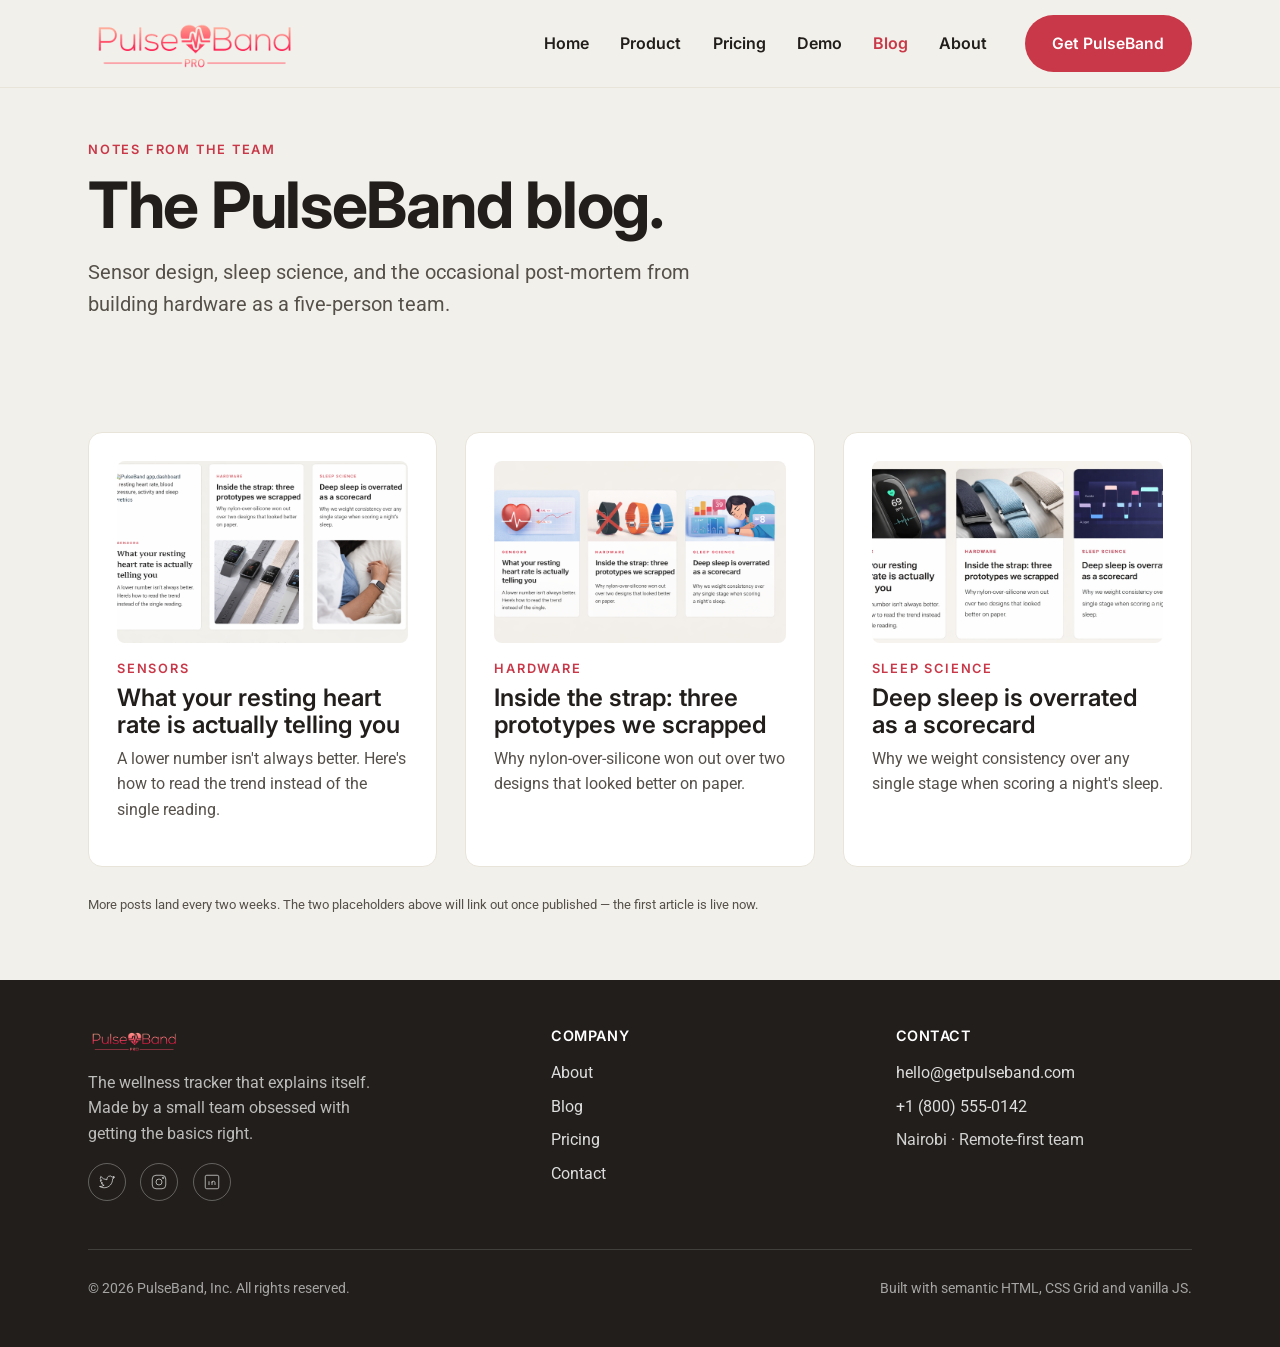
<file: blog/index.html>
<!DOCTYPE html>
<html lang="en">
<head>
  <meta charset="UTF-8">
  <meta name="viewport" content="width=device-width, initial-scale=1.0">
  <title>Blog — PulseBand</title>
  <meta name="description" content="Notes on sensors, sleep and building a wellness tracker in public.">
  <link rel="icon" href="../assets/icons/favicon.svg" type="image/svg+xml">
  <link rel="preconnect" href="https://fonts.googleapis.com">
  <link href="https://fonts.googleapis.com/css2?family=Inter:wght@600;700&family=Roboto:wght@400&display=swap" rel="stylesheet">
  <link rel="stylesheet" href="../css/styles.css">
</head>
<body>
<a class="skip-link" href="#main">Skip to content</a>

<header class="site-header">
  <nav class="nav-bar wrap" aria-label="Primary">
    <a class="brand" href="../index.html"><img src="../assets/images/logoWhite123.png" alt="PulseBand"></a>
    <button class="nav-toggle" aria-expanded="false" aria-controls="nav-menu" aria-label="Toggle navigation menu">
      <span class="nav-toggle-bars"></span>
    </button>
    <div class="nav-menu" id="nav-menu">
      <a class="nav-link" href="../index.html">Home</a>
      <a class="nav-link" href="../product.html">Product</a>
      <a class="nav-link" href="../pricing.html">Pricing</a>
      <a class="nav-link" href="../demo.html">Demo</a>
      <a class="nav-link" href="index.html" aria-current="page">Blog</a>
      <a class="nav-link" href="../about.html">About</a>
      <a class="btn btn-primary nav-cta" href="../signup.html">Get PulseBand</a>
    </div>
  </nav>
</header>

<main id="main">

  <section class="section-tight">
    <div class="wrap">
      <span class="eyebrow">Notes from the team</span>
      <h1>The PulseBand blog.</h1>
      <p class="lede">Sensor design, sleep science, and the occasional post-mortem from building hardware as a five-person team.</p>
    </div>
  </section>

  <section class="section-tight">
    <div class="wrap">
      <div class="grid grid-3">

        <a class="card blog-card" href="article-1.html">
          <img src="../assets/images/img1.png" alt="PulseBand app dashboard showing heart rate, blood pressure, activity and sleep metrics" loading="lazy">
          <span class="eyebrow">Sensors</span>
          <h3>What your resting heart rate is actually telling you</h3>
          <p>A lower number isn't always better. Here's how to read the trend instead of the single reading.</p>
        </a>

        <a class="card blog-card" href="article-1.html" aria-hidden="true" tabindex="-1" style="pointer-events:none;">
          <img src="../assets/images/img2.png" alt="" loading="lazy">
          <span class="eyebrow">Hardware</span>
          <h3>Inside the strap: three prototypes we scrapped</h3>
          <p>Why nylon-over-silicone won out over two designs that looked better on paper.</p>
        </a>

        <a class="card blog-card" href="article-1.html" aria-hidden="true" tabindex="-1" style="pointer-events:none;">
          <img src="../assets/images/img3.png" alt="" loading="lazy">
          <span class="eyebrow">Sleep science</span>
          <h3>Deep sleep is overrated as a scorecard</h3>
          <p>Why we weight consistency over any single stage when scoring a night's sleep.</p>
        </a>

      </div>
      <p class="field-hint" style="margin-top:var(--gap-md);">More posts land every two weeks. The two placeholders above will link out once published — the first article is live now.</p>
    </div>
  </section>

</main>

<footer class="site-footer">
  <div class="wrap">
    <div class="footer-grid">
      <div class="footer-brand">
        <img src="../assets/images/logoWhite123.png" alt="PulseBand">
        <p style="color:rgba(255,255,255,0.7);max-width:32ch;">The wellness tracker that explains itself. Made by a small team obsessed with getting the basics right.</p>
        <div class="social-row">
          <a href="https://twitter.com" aria-label="PulseBand on Twitter"><svg viewBox="0 0 24 24"><path d="M22 5.9c-.7.3-1.5.6-2.3.7a4 4 0 0 0 1.7-2.2 8 8 0 0 1-2.5 1 4 4 0 0 0-6.9 3.6A11.4 11.4 0 0 1 3.7 4.6a4 4 0 0 0 1.2 5.3 4 4 0 0 1-1.8-.5v.1a4 4 0 0 0 3.2 3.9 4 4 0 0 1-1.8.1 4 4 0 0 0 3.7 2.8A8 8 0 0 1 2 17.9a11.3 11.3 0 0 0 6.1 1.8c7.3 0 11.3-6 11.3-11.3v-.5A8 8 0 0 0 22 5.9z"/></svg></a>
          <a href="https://instagram.com" aria-label="PulseBand on Instagram"><svg viewBox="0 0 24 24"><rect x="3" y="3" width="18" height="18" rx="5"/><circle cx="12" cy="12" r="4"/><circle cx="17.5" cy="6.5" r="1"/></svg></a>
          <a href="https://linkedin.com" aria-label="PulseBand on LinkedIn"><svg viewBox="0 0 24 24"><rect x="3" y="3" width="18" height="18" rx="2"/><line x1="8" y1="11" x2="8" y2="16"/><line x1="8" y1="8" x2="8" y2="8"/><line x1="12" y1="11" x2="12" y2="16"/><path d="M12 13c0-1.5 1-2 2-2s2 .8 2 2v3"/></svg></a>
        </div>
      </div>
      <div class="footer-col">
        <h4>Company</h4>
        <ul class="footer-links">
          <li><a href="../about.html">About</a></li>
          <li><a href="index.html">Blog</a></li>
          <li><a href="../pricing.html">Pricing</a></li>
          <li><a href="../signup.html">Contact</a></li>
        </ul>
      </div>
      <div class="footer-col">
        <h4>Contact</h4>
        <ul class="footer-links">
          <li><a href="mailto:hello@getpulseband.com">hello@getpulseband.com</a></li>
          <li><a href="tel:+18005550142">+1 (800) 555-0142</a></li>
          <li>Nairobi · Remote-first team</li>
        </ul>
      </div>
    </div>
    <div class="footer-bottom">
      <span>© 2026 PulseBand, Inc. All rights reserved.</span>
      <span>Built with semantic HTML, CSS Grid and vanilla JS.</span>
    </div>
  </div>
</footer>

<script src="../js/nav.js"></script>
</body>
</html>
</file>
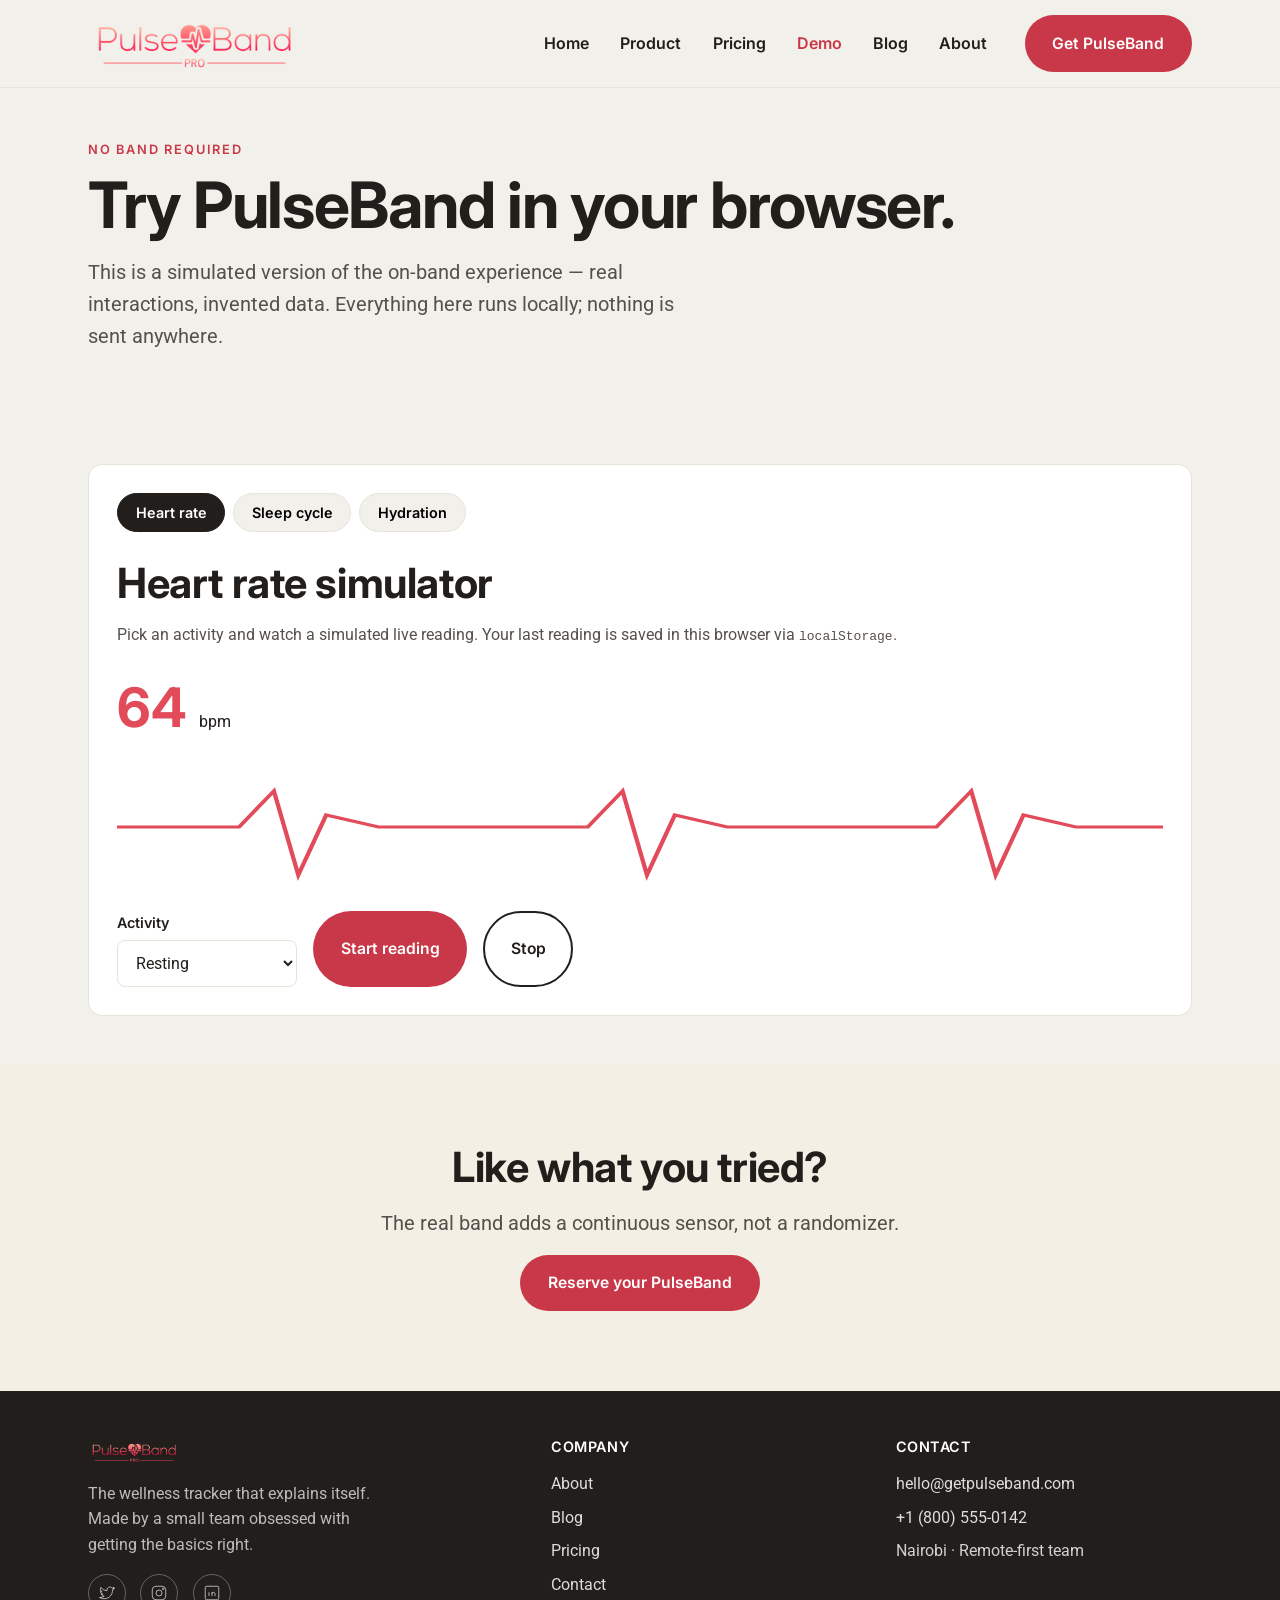
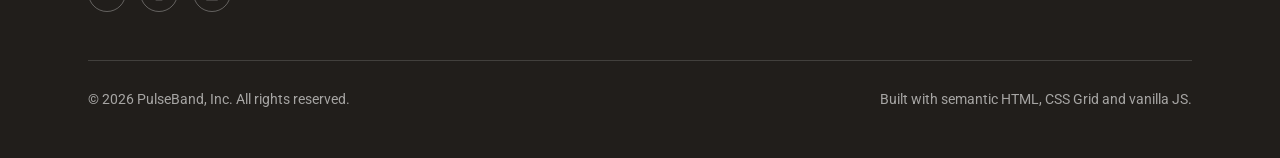
<file: demo.html>
<!DOCTYPE html>
<html lang="en">
<head>
    <meta charset="UTF-8">
    <meta name="viewport" content="width=device-width, initial-scale=1.0">
    <title>Demo — PulseBand</title>
    <meta name="description" content="Try a simulated PulseBand: heart rate readout, sleep chart and hydration nudge, running entirely in your browser.">
    <link rel="icon" href="assets/icons/favicon.svg" type="image/svg+xml">
    <link rel="preconnect" href="https://fonts.googleapis.com">
    <link href="https://fonts.googleapis.com/css2?family=Inter:wght@600;700&family=Roboto:wght@400&display=swap" rel="stylesheet">
    <link rel="stylesheet" href="css/styles.css">
</head>
<body>
<a class="skip-link" href="#main">Skip to content</a>

<header class="site-header">
    <nav class="nav-bar wrap" aria-label="Primary">
        <a class="brand" href="index.html"><img src="assets/images/logoWhite123.png" alt="PulseBand"></a>
        <button class="nav-toggle" aria-expanded="false" aria-controls="nav-menu" aria-label="Toggle navigation menu">
            <span class="nav-toggle-bars"></span>
        </button>
        <div class="nav-menu" id="nav-menu">
            <a class="nav-link" href="index.html">Home</a>
            <a class="nav-link" href="product.html">Product</a>
            <a class="nav-link" href="pricing.html">Pricing</a>
            <a class="nav-link" href="demo.html" aria-current="page">Demo</a>
            <a class="nav-link" href="blog/index.html">Blog</a>
            <a class="nav-link" href="about.html">About</a>
            <a class="btn btn-primary nav-cta" href="signup.html">Get PulseBand</a>
        </div>
    </nav>
</header>

<main id="main">

    <section class="section-tight">
        <div class="wrap">
            <span class="eyebrow">No band required</span>
            <h1>Try PulseBand in your browser.</h1>
            <p class="lede">This is a simulated version of the on-band experience — real interactions, invented data. Everything here runs locally; nothing is sent anywhere.</p>
        </div>
    </section>

    <section class="section-tight">
        <div class="wrap">
            <div class="demo-panel">

                <div class="demo-tabs" role="tablist" aria-label="Demo widgets">
                    <button class="demo-tab" id="tab-hr" role="tab" aria-selected="true" aria-controls="view-hr">Heart rate</button>
                    <button class="demo-tab" id="tab-sleep" role="tab" aria-selected="false" aria-controls="view-sleep">Sleep cycle</button>
                    <button class="demo-tab" id="tab-hydration" role="tab" aria-selected="false" aria-controls="view-hydration">Hydration</button>
                </div>

                <div class="demo-view is-active" id="view-hr" role="tabpanel" aria-labelledby="tab-hr">
                    <h2>Heart rate simulator</h2>
                    <p>Pick an activity and watch a simulated live reading. Your last reading is saved in this browser via <code>localStorage</code>.</p>
                    <div class="hr-readout">
                        <span class="bpm" id="bpm-value">64</span>
                        <span>bpm</span>
                    </div>
                    <svg class="hr-svg" viewBox="0 0 600 100" preserveAspectRatio="none" aria-hidden="true" focusable="false">
                        <path id="hr-path" d=""></path>
                    </svg>
                    <div class="hr-controls">
                        <div class="field" style="min-width:180px;">
                            <label for="hr-mode">Activity</label>
                            <select id="hr-mode">
                                <option value="resting">Resting</option>
                                <option value="walking">Walking</option>
                                <option value="running">Running</option>
                            </select>
                        </div>
                        <button class="btn btn-primary" id="hr-start" type="button">Start reading</button>
                        <button class="btn btn-secondary" id="hr-stop" type="button">Stop</button>
                    </div>
                </div>

                <div class="demo-view" id="view-sleep" role="tabpanel" aria-labelledby="tab-sleep">
                    <h2>Sleep cycle chart</h2>
                    <p>Toggle between a single night's hourly stages and a week-long overview. Your last selection is remembered.</p>
                    <div class="field" style="max-width:220px;">
                        <label for="sleep-range">Range</label>
                        <select id="sleep-range">
                            <option value="night">Last night, by hour</option>
                            <option value="week">Last 7 nights</option>
                        </select>
                    </div>
                    <div class="sleep-bars" id="sleep-bars" aria-hidden="true"></div>
                    <div class="sleep-legend">
                        <span><span class="legend-dot" style="background:var(--sky)"></span>Light / REM</span>
                        <span><span class="legend-dot" style="background:var(--ink)"></span>Deep sleep</span>
                    </div>
                </div>

                <div class="demo-view" id="view-hydration" role="tabpanel" aria-labelledby="tab-hydration">
                    <h2>Hydration reminder</h2>
                    <p>PulseBand nudges you when your logged intake falls behind your estimated sweat rate. Trigger a sample nudge below — it also appears automatically a few seconds after this page loads.</p>
                    <button class="btn btn-primary" id="hydration-trigger" type="button">Simulate a hydration nudge</button>
                </div>

            </div>
        </div>
    </section>

    <section class="bg-mocha-tint">
        <div class="wrap" style="text-align:center;">
            <h2>Like what you tried?</h2>
            <p class="lede" style="margin-inline:auto;">The real band adds a continuous sensor, not a randomizer.</p>
            <a class="btn btn-primary" href="signup.html">Reserve your PulseBand</a>
        </div>
    </section>

</main>

<div class="hydration-toast" id="hydration-toast" role="status" aria-live="polite">
    <span aria-hidden="true">💧</span>
    <div>
        <strong>Time for water.</strong>
        <p style="margin:0.2rem 0 0;color:rgba(255,255,255,0.85);">You're 400ml behind your estimate for this time of day.</p>
    </div>
    <button id="hydration-dismiss" aria-label="Dismiss hydration reminder">×</button>
</div>

<footer class="site-footer">
    <div class="wrap">
        <div class="footer-grid">
            <div class="footer-brand">
                <img src="assets/images/logoWhite123.png" alt="PulseBand">
                <p style="color:rgba(255,255,255,0.7);max-width:32ch;">The wellness tracker that explains itself. Made by a small team obsessed with getting the basics right.</p>
                <div class="social-row">
                    <a href="https://twitter.com" aria-label="PulseBand on Twitter"><svg viewBox="0 0 24 24"><path d="M22 5.9c-.7.3-1.5.6-2.3.7a4 4 0 0 0 1.7-2.2 8 8 0 0 1-2.5 1 4 4 0 0 0-6.9 3.6A11.4 11.4 0 0 1 3.7 4.6a4 4 0 0 0 1.2 5.3 4 4 0 0 1-1.8-.5v.1a4 4 0 0 0 3.2 3.9 4 4 0 0 1-1.8.1 4 4 0 0 0 3.7 2.8A8 8 0 0 1 2 17.9a11.3 11.3 0 0 0 6.1 1.8c7.3 0 11.3-6 11.3-11.3v-.5A8 8 0 0 0 22 5.9z"/></svg></a>
                    <a href="https://instagram.com" aria-label="PulseBand on Instagram"><svg viewBox="0 0 24 24"><rect x="3" y="3" width="18" height="18" rx="5"/><circle cx="12" cy="12" r="4"/><circle cx="17.5" cy="6.5" r="1"/></svg></a>
                    <a href="https://linkedin.com" aria-label="PulseBand on LinkedIn"><svg viewBox="0 0 24 24"><rect x="3" y="3" width="18" height="18" rx="2"/><line x1="8" y1="11" x2="8" y2="16"/><line x1="8" y1="8" x2="8" y2="8"/><line x1="12" y1="11" x2="12" y2="16"/><path d="M12 13c0-1.5 1-2 2-2s2 .8 2 2v3"/></svg></a>
                </div>
            </div>
            <div class="footer-col">
                <h4>Company</h4>
                <ul class="footer-links">
                    <li><a href="about.html">About</a></li>
                    <li><a href="blog/index.html">Blog</a></li>
                    <li><a href="pricing.html">Pricing</a></li>
                    <li><a href="signup.html">Contact</a></li>
                </ul>
            </div>
            <div class="footer-col">
                <h4>Contact</h4>
                <ul class="footer-links">
                    <li><a href="mailto:hello@getpulseband.com">hello@getpulseband.com</a></li>
                    <li><a href="tel:+18005550142">+1 (800) 555-0142</a></li>
                    <li>Nairobi · Remote-first team</li>
                </ul>
            </div>
        </div>
        <div class="footer-bottom">
            <span>© 2026 PulseBand, Inc. All rights reserved.</span>
            <span>Built with semantic HTML, CSS Grid and vanilla JS.</span>
        </div>
    </div>
</footer>

<script src="js/nav.js"></script>
<script src="js/demo.js"></script>
</body>
</html>
</file>
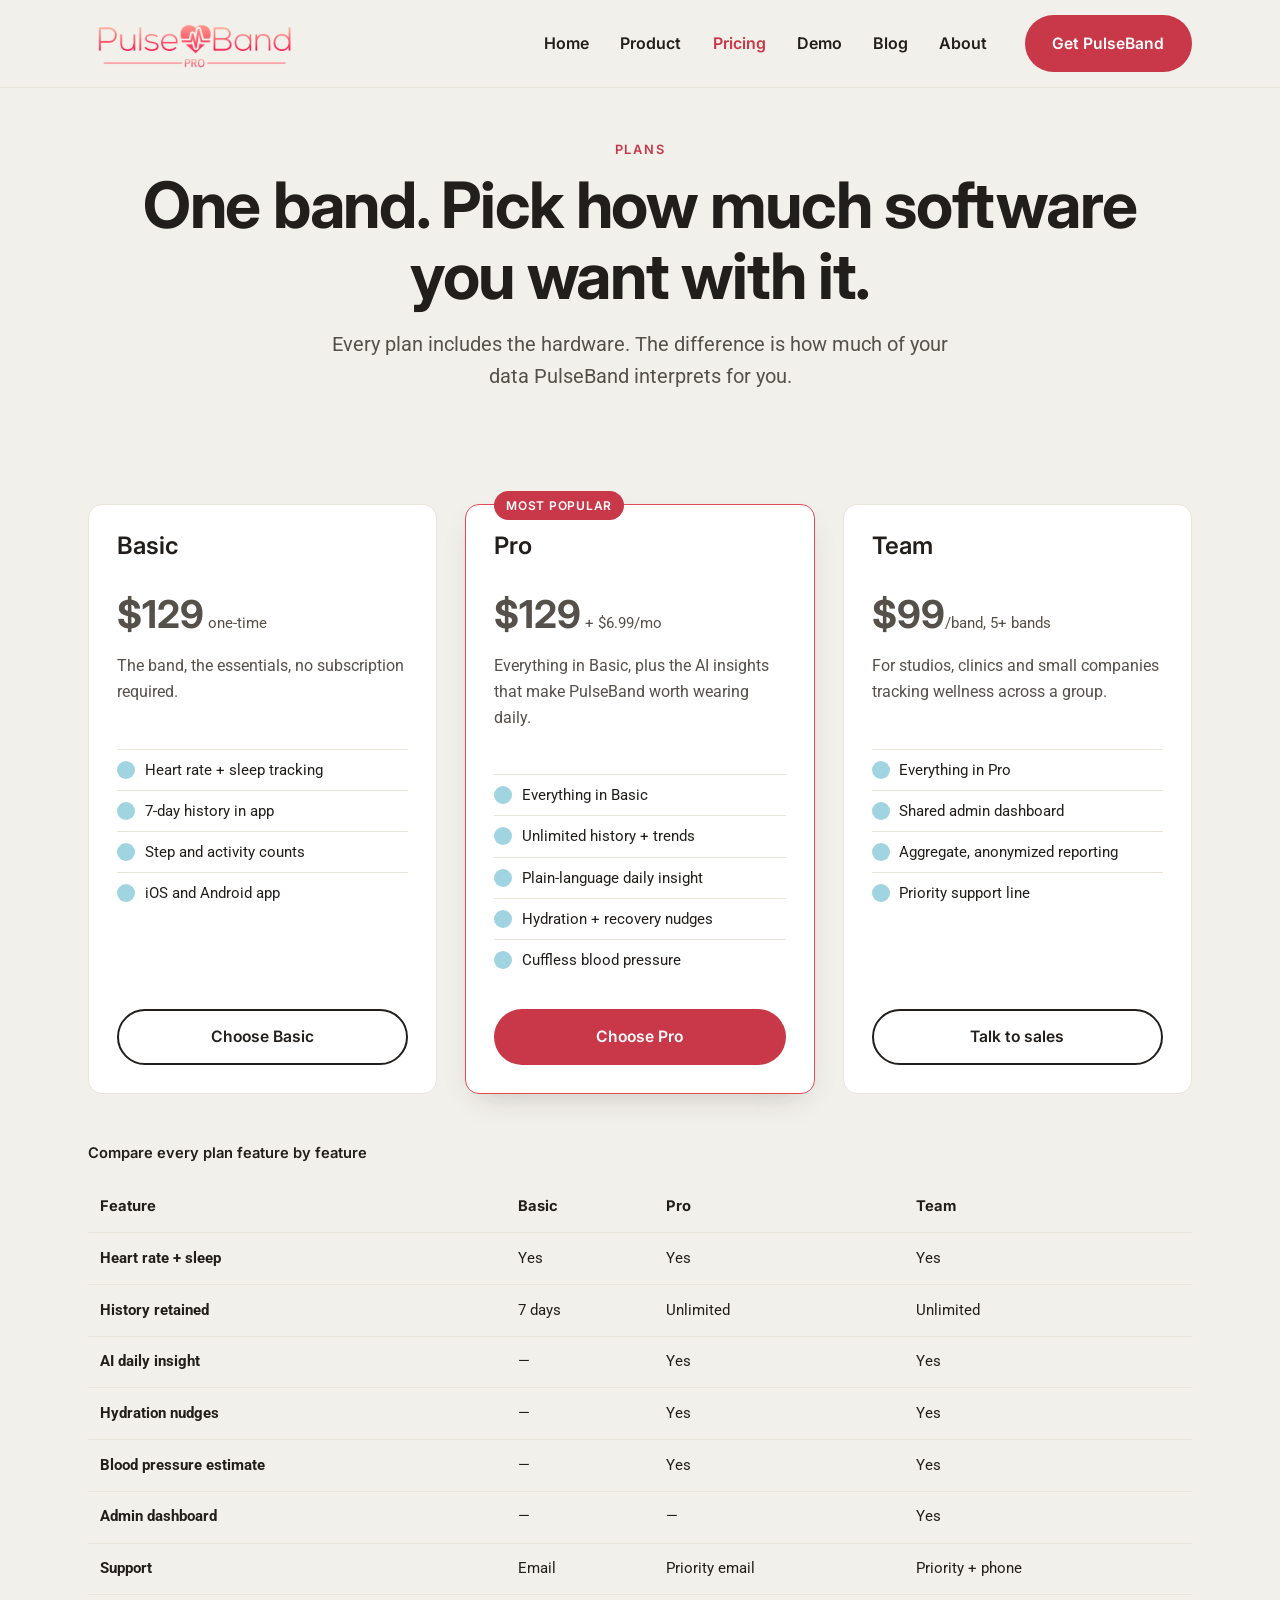
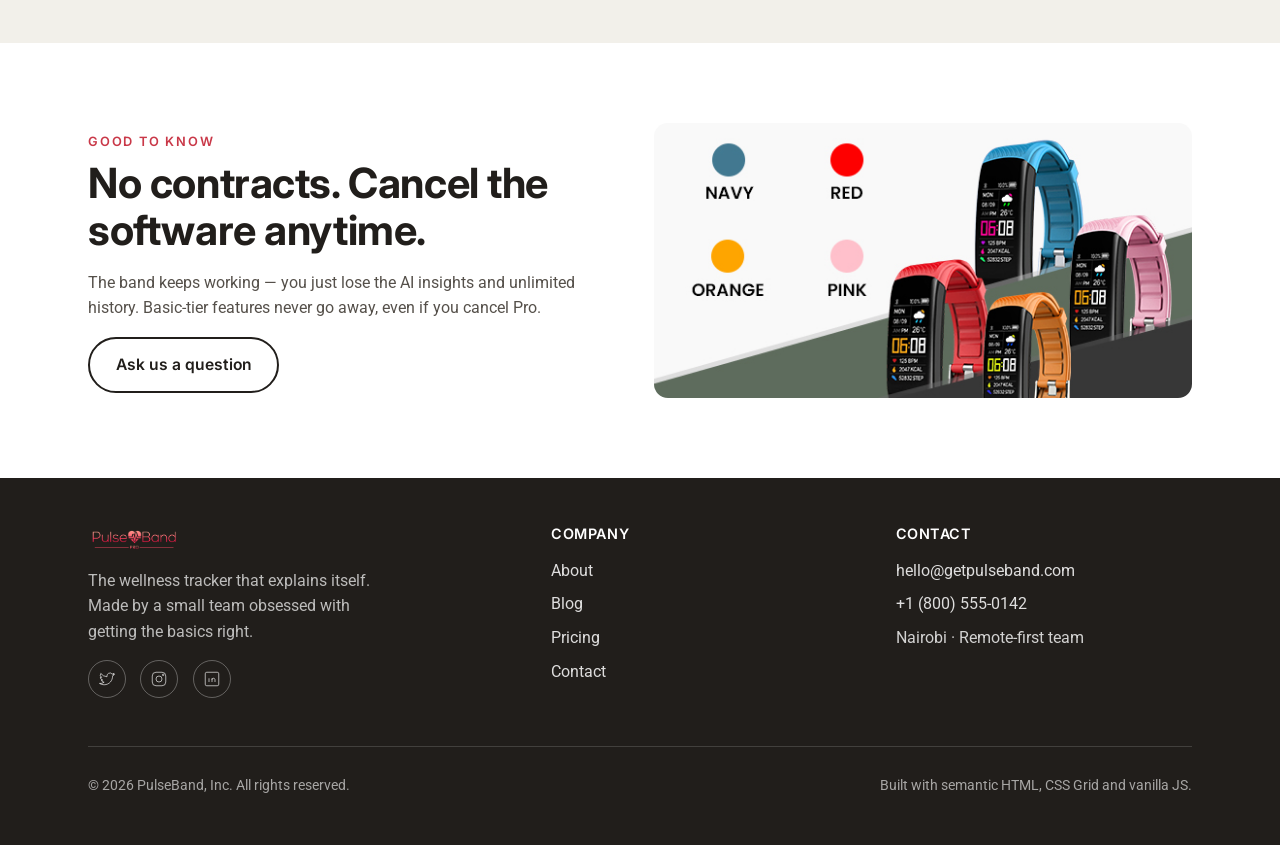
<file: pricing.html>
<!DOCTYPE html>
<html lang="en">
<head>
    <meta charset="UTF-8">
    <meta name="viewport" content="width=device-width, initial-scale=1.0">
    <title>Pricing — PulseBand</title>
    <meta name="description" content="Compare PulseBand Basic, Pro and Team plans.">
    <link rel="icon" href="assets/icons/favicon.svg" type="image/svg+xml">
    <link rel="preconnect" href="https://fonts.googleapis.com">
    <link href="https://fonts.googleapis.com/css2?family=Inter:wght@600;700&family=Roboto:wght@400&display=swap" rel="stylesheet">
    <link rel="stylesheet" href="css/styles.css">
</head>
<body>
<a class="skip-link" href="#main">Skip to content</a>

<header class="site-header">
    <nav class="nav-bar wrap" aria-label="Primary">
        <a class="brand" href="index.html"><img src="assets/images/logoWhite123.png" alt="PulseBand"></a>
        <button class="nav-toggle" aria-expanded="false" aria-controls="nav-menu" aria-label="Toggle navigation menu">
            <span class="nav-toggle-bars"></span>
        </button>
        <div class="nav-menu" id="nav-menu">
            <a class="nav-link" href="index.html">Home</a>
            <a class="nav-link" href="product.html">Product</a>
            <a class="nav-link" href="pricing.html" aria-current="page">Pricing</a>
            <a class="nav-link" href="demo.html">Demo</a>
            <a class="nav-link" href="blog/index.html">Blog</a>
            <a class="nav-link" href="about.html">About</a>
            <a class="btn btn-primary nav-cta" href="signup.html">Get PulseBand</a>
        </div>
    </nav>
</header>

<main id="main">

    <section class="section-tight">
        <div class="wrap" style="text-align:center;">
            <span class="eyebrow">Plans</span>
            <h1>One band. Pick how much software you want with it.</h1>
            <p class="lede" style="margin-inline:auto;">Every plan includes the hardware. The difference is how much of your data PulseBand interprets for you.</p>
        </div>
    </section>

    <section class="section-tight">
        <div class="wrap">
            <div class="grid grid-3 pricing-grid">

                <article class="card plan">
                    <h3>Basic</h3>
                    <p class="plan-price">$129<span> one-time</span></p>
                    <p>The band, the essentials, no subscription required.</p>
                    <ul class="plan-list">
                        <li>Heart rate + sleep tracking</li>
                        <li>7-day history in app</li>
                        <li>Step and activity counts</li>
                        <li>iOS and Android app</li>
                    </ul>
                    <a class="btn btn-secondary btn-block" href="signup.html">Choose Basic</a>
                </article>

                <article class="card plan is-featured">
                    <span class="plan-badge">Most popular</span>
                    <h3>Pro</h3>
                    <p class="plan-price">$129<span> + $6.99/mo</span></p>
                    <p>Everything in Basic, plus the AI insights that make PulseBand worth wearing daily.</p>
                    <ul class="plan-list">
                        <li>Everything in Basic</li>
                        <li>Unlimited history + trends</li>
                        <li>Plain-language daily insight</li>
                        <li>Hydration + recovery nudges</li>
                        <li>Cuffless blood pressure</li>
                    </ul>
                    <a class="btn btn-primary btn-block" href="signup.html">Choose Pro</a>
                </article>

                <article class="card plan">
                    <h3>Team</h3>
                    <p class="plan-price">$99<span>/band, 5+ bands</span></p>
                    <p>For studios, clinics and small companies tracking wellness across a group.</p>
                    <ul class="plan-list">
                        <li>Everything in Pro</li>
                        <li>Shared admin dashboard</li>
                        <li>Aggregate, anonymized reporting</li>
                        <li>Priority support line</li>
                    </ul>
                    <a class="btn btn-secondary btn-block" href="signup.html">Talk to sales</a>
                </article>

            </div>

            <table class="compare-table">
                <caption>Compare every plan feature by feature</caption>
                <thead>
                <tr>
                    <th scope="col">Feature</th>
                    <th scope="col">Basic</th>
                    <th scope="col">Pro</th>
                    <th scope="col">Team</th>
                </tr>
                </thead>
                <tbody>
                <tr><th scope="row">Heart rate + sleep</th><td>Yes</td><td>Yes</td><td>Yes</td></tr>
                <tr><th scope="row">History retained</th><td>7 days</td><td>Unlimited</td><td>Unlimited</td></tr>
                <tr><th scope="row">AI daily insight</th><td>—</td><td>Yes</td><td>Yes</td></tr>
                <tr><th scope="row">Hydration nudges</th><td>—</td><td>Yes</td><td>Yes</td></tr>
                <tr><th scope="row">Blood pressure estimate</th><td>—</td><td>Yes</td><td>Yes</td></tr>
                <tr><th scope="row">Admin dashboard</th><td>—</td><td>—</td><td>Yes</td></tr>
                <tr><th scope="row">Support</th><td>Email</td><td>Priority email</td><td>Priority + phone</td></tr>
                </tbody>
            </table>
        </div>
    </section>

    <section class="bg-white">
        <div class="wrap">
            <div class="grid grid-2" style="align-items:center;">
                <div>
                    <span class="eyebrow">Good to know</span>
                    <h2>No contracts. Cancel the software anytime.</h2>
                    <p>The band keeps working — you just lose the AI insights and unlimited history. Basic-tier features never go away, even if you cancel Pro.</p>
                    <a class="btn btn-secondary" href="signup.html">Ask us a question</a>
                </div>
                <img src="assets/images/sec4-rght-img-mob.png" alt="PulseBand in four colorways: navy, red, orange and pink" loading="lazy" style="border-radius:var(--radius);">
            </div>
        </div>
    </section>

</main>

<footer class="site-footer">
    <div class="wrap">
        <div class="footer-grid">
            <div class="footer-brand">
                <img src="assets/images/logoWhite123.png" alt="PulseBand">
                <p style="color:rgba(255,255,255,0.7);max-width:32ch;">The wellness tracker that explains itself. Made by a small team obsessed with getting the basics right.</p>
                <div class="social-row">
                    <a href="https://twitter.com" aria-label="PulseBand on Twitter"><svg viewBox="0 0 24 24"><path d="M22 5.9c-.7.3-1.5.6-2.3.7a4 4 0 0 0 1.7-2.2 8 8 0 0 1-2.5 1 4 4 0 0 0-6.9 3.6A11.4 11.4 0 0 1 3.7 4.6a4 4 0 0 0 1.2 5.3 4 4 0 0 1-1.8-.5v.1a4 4 0 0 0 3.2 3.9 4 4 0 0 1-1.8.1 4 4 0 0 0 3.7 2.8A8 8 0 0 1 2 17.9a11.3 11.3 0 0 0 6.1 1.8c7.3 0 11.3-6 11.3-11.3v-.5A8 8 0 0 0 22 5.9z"/></svg></a>
                    <a href="https://instagram.com" aria-label="PulseBand on Instagram"><svg viewBox="0 0 24 24"><rect x="3" y="3" width="18" height="18" rx="5"/><circle cx="12" cy="12" r="4"/><circle cx="17.5" cy="6.5" r="1"/></svg></a>
                    <a href="https://linkedin.com" aria-label="PulseBand on LinkedIn"><svg viewBox="0 0 24 24"><rect x="3" y="3" width="18" height="18" rx="2"/><line x1="8" y1="11" x2="8" y2="16"/><line x1="8" y1="8" x2="8" y2="8"/><line x1="12" y1="11" x2="12" y2="16"/><path d="M12 13c0-1.5 1-2 2-2s2 .8 2 2v3"/></svg></a>
                </div>
            </div>
            <div class="footer-col">
                <h4>Company</h4>
                <ul class="footer-links">
                    <li><a href="about.html">About</a></li>
                    <li><a href="blog/index.html">Blog</a></li>
                    <li><a href="pricing.html">Pricing</a></li>
                    <li><a href="signup.html">Contact</a></li>
                </ul>
            </div>
            <div class="footer-col">
                <h4>Contact</h4>
                <ul class="footer-links">
                    <li><a href="mailto:hello@getpulseband.com">hello@getpulseband.com</a></li>
                    <li><a href="tel:+18005550142">+1 (800) 555-0142</a></li>
                    <li>Nairobi · Remote-first team</li>
                </ul>
            </div>
        </div>
        <div class="footer-bottom">
            <span>© 2026 PulseBand, Inc. All rights reserved.</span>
            <span>Built with semantic HTML, CSS Grid and vanilla JS.</span>
        </div>
    </div>
</footer>

<script src="js/nav.js"></script>
</body>
</html>
</file>
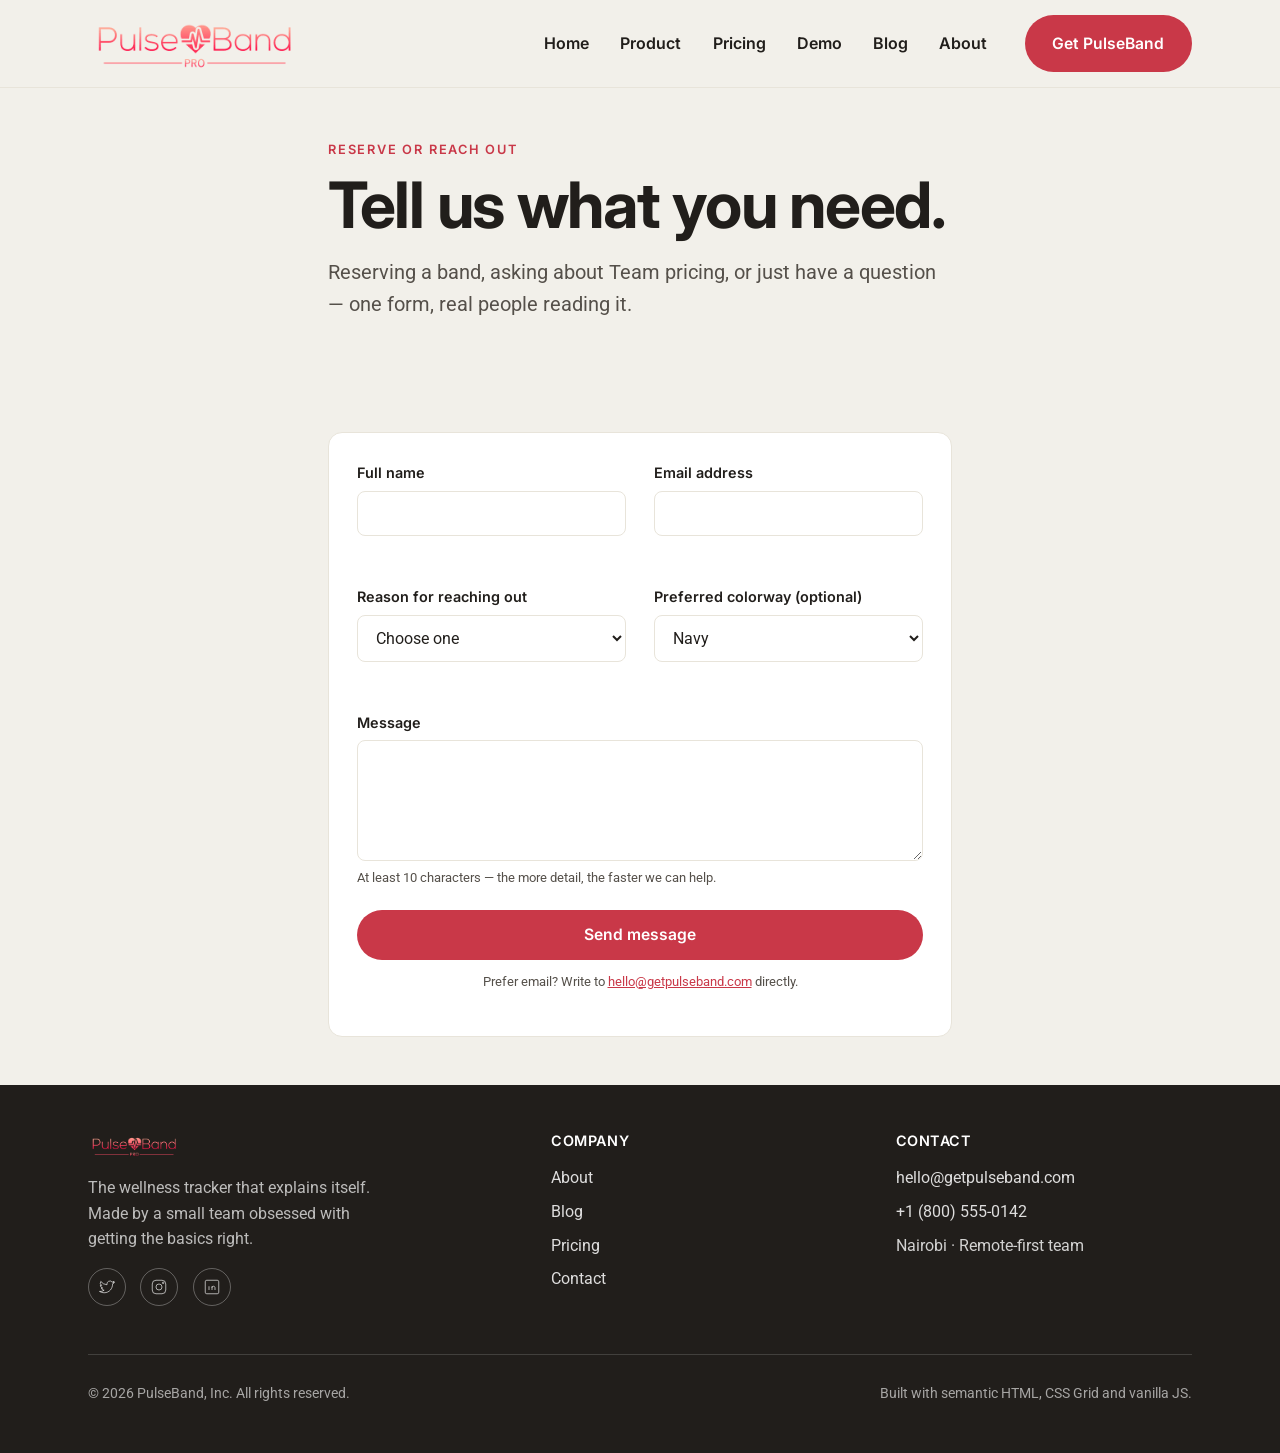
<file: signup.html>
<!DOCTYPE html>
<html lang="en">
<head>
    <meta charset="UTF-8">
    <meta name="viewport" content="width=device-width, initial-scale=1.0">
    <title>Sign up / Contact — PulseBand</title>
    <meta name="description" content="Reserve a PulseBand or get in touch with the team.">
    <link rel="icon" href="assets/icons/favicon.svg" type="image/svg+xml">
    <link rel="preconnect" href="https://fonts.googleapis.com">
    <link href="https://fonts.googleapis.com/css2?family=Inter:wght@600;700&family=Roboto:wght@400&display=swap" rel="stylesheet">
    <link rel="stylesheet" href="css/styles.css">
</head>
<body>
<a class="skip-link" href="#main">Skip to content</a>

<header class="site-header">
    <nav class="nav-bar wrap" aria-label="Primary">
        <a class="brand" href="index.html"><img src="assets/images/logoWhite123.png" alt="PulseBand"></a>
        <button class="nav-toggle" aria-expanded="false" aria-controls="nav-menu" aria-label="Toggle navigation menu">
            <span class="nav-toggle-bars"></span>
        </button>
        <div class="nav-menu" id="nav-menu">
            <a class="nav-link" href="index.html">Home</a>
            <a class="nav-link" href="product.html">Product</a>
            <a class="nav-link" href="pricing.html">Pricing</a>
            <a class="nav-link" href="demo.html">Demo</a>
            <a class="nav-link" href="blog/index.html">Blog</a>
            <a class="nav-link" href="about.html">About</a>
            <a class="btn btn-primary nav-cta" href="signup.html" aria-current="page">Get PulseBand</a>
        </div>
    </nav>
</header>

<main id="main">

    <section class="section-tight">
        <div class="wrap" style="max-width:720px;">
            <span class="eyebrow">Reserve or reach out</span>
            <h1>Tell us what you need.</h1>
            <p class="lede">Reserving a band, asking about Team pricing, or just have a question — one form, real people reading it.</p>
        </div>
    </section>

    <section class="section-tight">
        <div class="wrap" style="max-width:720px;">

            <div class="form-status" id="form-status" tabindex="-1"></div>

            <form
                    id="signup-form"
                    class="card"
                    action="https://formspree.io/f/your-form-id"
                    method="POST"
                    data-static-demo="true"
                    novalidate
            >
                <div class="form-grid two-col">

                    <div class="field">
                        <label for="name">Full name</label>
                        <input type="text" id="name" name="name" autocomplete="name" required aria-describedby="name-error">
                        <span class="field-error" id="name-error"></span>
                    </div>

                    <div class="field">
                        <label for="email">Email address</label>
                        <input type="email" id="email" name="email" autocomplete="email" required aria-describedby="email-error">
                        <span class="field-error" id="email-error"></span>
                    </div>

                    <div class="field">
                        <label for="reason">Reason for reaching out</label>
                        <select id="reason" name="reason" required aria-describedby="reason-error">
                            <option value="">Choose one</option>
                            <option value="reserve">Reserve a PulseBand</option>
                            <option value="team">Team / bulk pricing</option>
                            <option value="support">Product support</option>
                            <option value="press">Press or partnership</option>
                        </select>
                        <span class="field-error" id="reason-error"></span>
                    </div>

                    <div class="field">
                        <label for="color">Preferred colorway (optional)</label>
                        <select id="color" name="color">
                            <option value="navy">Navy</option>
                            <option value="red">Red</option>
                            <option value="orange">Orange</option>
                            <option value="pink">Pink</option>
                        </select>
                    </div>

                    <div class="field" style="grid-column:1/-1;">
                        <label for="message">Message</label>
                        <textarea id="message" name="message" rows="5" required aria-describedby="message-error"></textarea>
                        <span class="field-hint">At least 10 characters — the more detail, the faster we can help.</span>
                        <span class="field-error" id="message-error"></span>
                    </div>

                </div>

                <button class="btn btn-primary btn-block" type="submit">Send message</button>
                <p class="field-hint" style="text-align:center;margin-top:0.75rem;">
                    Prefer email? Write to <a href="mailto:hello@getpulseband.com">hello@getpulseband.com</a> directly.
                </p>
            </form>

        </div>
    </section>

</main>

<footer class="site-footer">
    <div class="wrap">
        <div class="footer-grid">
            <div class="footer-brand">
                <img src="assets/images/logoWhite123.png" alt="PulseBand">
                <p style="color:rgba(255,255,255,0.7);max-width:32ch;">The wellness tracker that explains itself. Made by a small team obsessed with getting the basics right.</p>
                <div class="social-row">
                    <a href="https://twitter.com" aria-label="PulseBand on Twitter"><svg viewBox="0 0 24 24"><path d="M22 5.9c-.7.3-1.5.6-2.3.7a4 4 0 0 0 1.7-2.2 8 8 0 0 1-2.5 1 4 4 0 0 0-6.9 3.6A11.4 11.4 0 0 1 3.7 4.6a4 4 0 0 0 1.2 5.3 4 4 0 0 1-1.8-.5v.1a4 4 0 0 0 3.2 3.9 4 4 0 0 1-1.8.1 4 4 0 0 0 3.7 2.8A8 8 0 0 1 2 17.9a11.3 11.3 0 0 0 6.1 1.8c7.3 0 11.3-6 11.3-11.3v-.5A8 8 0 0 0 22 5.9z"/></svg></a>
                    <a href="https://instagram.com" aria-label="PulseBand on Instagram"><svg viewBox="0 0 24 24"><rect x="3" y="3" width="18" height="18" rx="5"/><circle cx="12" cy="12" r="4"/><circle cx="17.5" cy="6.5" r="1"/></svg></a>
                    <a href="https://linkedin.com" aria-label="PulseBand on LinkedIn"><svg viewBox="0 0 24 24"><rect x="3" y="3" width="18" height="18" rx="2"/><line x1="8" y1="11" x2="8" y2="16"/><line x1="8" y1="8" x2="8" y2="8"/><line x1="12" y1="11" x2="12" y2="16"/><path d="M12 13c0-1.5 1-2 2-2s2 .8 2 2v3"/></svg></a>
                </div>
            </div>
            <div class="footer-col">
                <h4>Company</h4>
                <ul class="footer-links">
                    <li><a href="about.html">About</a></li>
                    <li><a href="blog/index.html">Blog</a></li>
                    <li><a href="pricing.html">Pricing</a></li>
                    <li><a href="signup.html">Contact</a></li>
                </ul>
            </div>
            <div class="footer-col">
                <h4>Contact</h4>
                <ul class="footer-links">
                    <li><a href="mailto:hello@getpulseband.com">hello@getpulseband.com</a></li>
                    <li><a href="tel:+18005550142">+1 (800) 555-0142</a></li>
                    <li>Nairobi · Remote-first team</li>
                </ul>
            </div>
        </div>
        <div class="footer-bottom">
            <span>© 2026 PulseBand, Inc. All rights reserved.</span>
            <span>Built with semantic HTML, CSS Grid and vanilla JS.</span>
        </div>
    </div>
</footer>

<script src="js/nav.js"></script>
<script src="js/forms.js"></script>
</body>
</html>
</file>
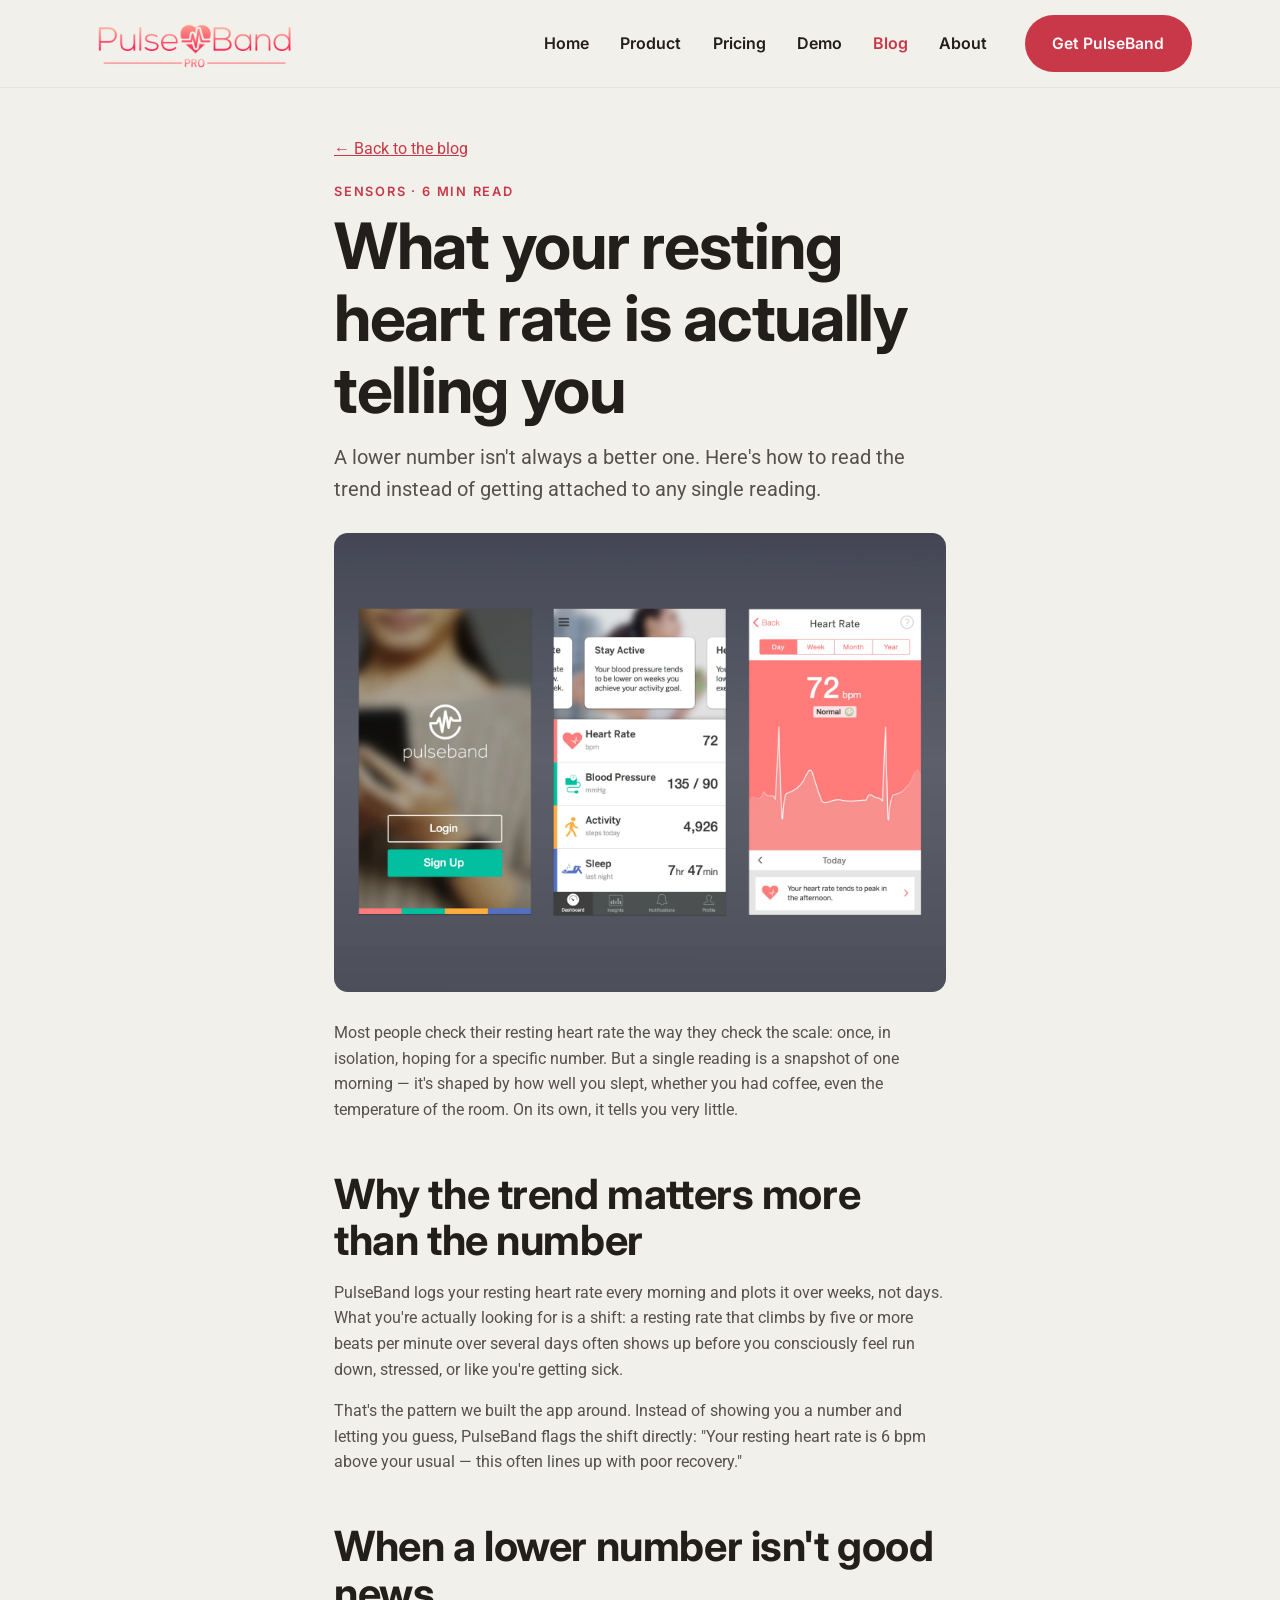
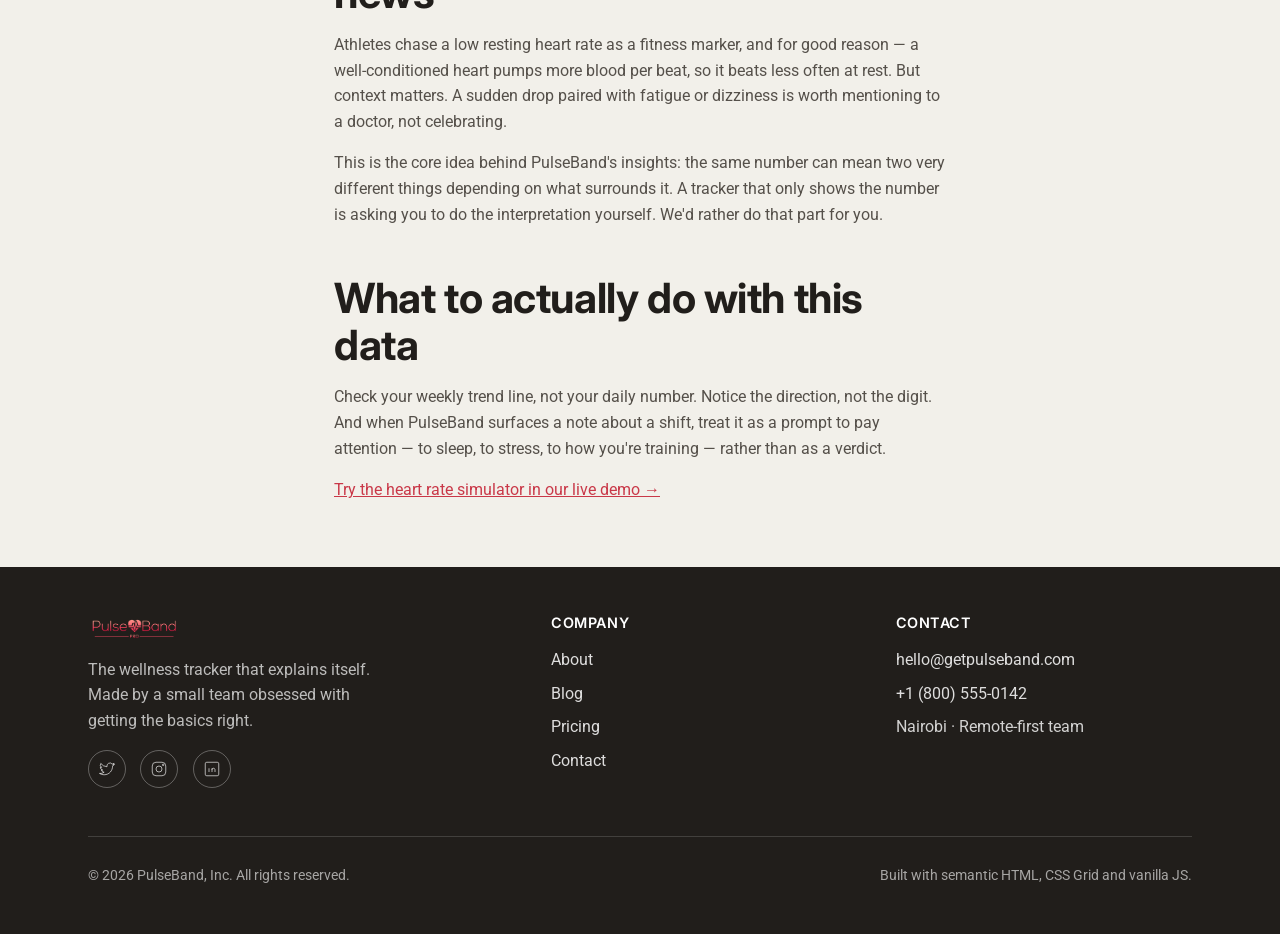
<file: blog/article-1.html>
<!DOCTYPE html>
<html lang="en">
<head>
    <meta charset="UTF-8">
    <meta name="viewport" content="width=device-width, initial-scale=1.0">
    <title>What your resting heart rate is actually telling you — PulseBand Blog</title>
    <meta name="description" content="A lower resting heart rate isn't always better. Here's how to read the trend instead of any single reading.">
    <link rel="icon" href="../assets/icons/favicon.svg" type="image/svg+xml">
    <link rel="preconnect" href="https://fonts.googleapis.com">
    <link href="https://fonts.googleapis.com/css2?family=Inter:wght@600;700&family=Roboto:wght@400&display=swap" rel="stylesheet">
    <link rel="stylesheet" href="../css/styles.css">
</head>
<body>
<a class="skip-link" href="#main">Skip to content</a>

<header class="site-header">
    <nav class="nav-bar wrap" aria-label="Primary">
        <a class="brand" href="../index.html"><img src="../assets/images/logoWhite123.png" alt="PulseBand"></a>
        <button class="nav-toggle" aria-expanded="false" aria-controls="nav-menu" aria-label="Toggle navigation menu">
            <span class="nav-toggle-bars"></span>
        </button>
        <div class="nav-menu" id="nav-menu">
            <a class="nav-link" href="../index.html">Home</a>
            <a class="nav-link" href="../product.html">Product</a>
            <a class="nav-link" href="../pricing.html">Pricing</a>
            <a class="nav-link" href="../demo.html">Demo</a>
            <a class="nav-link" href="index.html" aria-current="page">Blog</a>
            <a class="nav-link" href="../about.html">About</a>
            <a class="btn btn-primary nav-cta" href="../signup.html">Get PulseBand</a>
        </div>
    </nav>
</header>

<main id="main">
    <section class="section-tight">
        <div class="wrap">
            <article class="post">
                <p><a href="index.html">← Back to the blog</a></p>
                <span class="eyebrow">Sensors · 6 min read</span>
                <h1>What your resting heart rate is actually telling you</h1>
                <p class="lede">A lower number isn't always a better one. Here's how to read the trend instead of getting attached to any single reading.</p>

                <img src="../assets/images/pulseband-debut.png" alt="PulseBand app screen showing a heart rate history view with a day, week, month and year toggle" loading="lazy">

                <p>Most people check their resting heart rate the way they check the scale: once, in isolation, hoping for a specific number. But a single reading is a snapshot of one morning — it's shaped by how well you slept, whether you had coffee, even the temperature of the room. On its own, it tells you very little.</p>

                <h2>Why the trend matters more than the number</h2>
                <p>PulseBand logs your resting heart rate every morning and plots it over weeks, not days. What you're actually looking for is a shift: a resting rate that climbs by five or more beats per minute over several days often shows up before you consciously feel run down, stressed, or like you're getting sick.</p>
                <p>That's the pattern we built the app around. Instead of showing you a number and letting you guess, PulseBand flags the shift directly: "Your resting heart rate is 6 bpm above your usual — this often lines up with poor recovery."</p>

                <h2>When a lower number isn't good news</h2>
                <p>Athletes chase a low resting heart rate as a fitness marker, and for good reason — a well-conditioned heart pumps more blood per beat, so it beats less often at rest. But context matters. A sudden drop paired with fatigue or dizziness is worth mentioning to a doctor, not celebrating.</p>
                <p>This is the core idea behind PulseBand's insights: the same number can mean two very different things depending on what surrounds it. A tracker that only shows the number is asking you to do the interpretation yourself. We'd rather do that part for you.</p>

                <h2>What to actually do with this data</h2>
                <p>Check your weekly trend line, not your daily number. Notice the direction, not the digit. And when PulseBand surfaces a note about a shift, treat it as a prompt to pay attention — to sleep, to stress, to how you're training — rather than as a verdict.</p>

                <p><a href="../demo.html">Try the heart rate simulator in our live demo →</a></p>
            </article>
        </div>
    </section>
</main>

<footer class="site-footer">
    <div class="wrap">
        <div class="footer-grid">
            <div class="footer-brand">
                <img src="../assets/images/logoWhite123.png" alt="PulseBand">
                <p style="color:rgba(255,255,255,0.7);max-width:32ch;">The wellness tracker that explains itself. Made by a small team obsessed with getting the basics right.</p>
                <div class="social-row">
                    <a href="https://twitter.com" aria-label="PulseBand on Twitter"><svg viewBox="0 0 24 24"><path d="M22 5.9c-.7.3-1.5.6-2.3.7a4 4 0 0 0 1.7-2.2 8 8 0 0 1-2.5 1 4 4 0 0 0-6.9 3.6A11.4 11.4 0 0 1 3.7 4.6a4 4 0 0 0 1.2 5.3 4 4 0 0 1-1.8-.5v.1a4 4 0 0 0 3.2 3.9 4 4 0 0 1-1.8.1 4 4 0 0 0 3.7 2.8A8 8 0 0 1 2 17.9a11.3 11.3 0 0 0 6.1 1.8c7.3 0 11.3-6 11.3-11.3v-.5A8 8 0 0 0 22 5.9z"/></svg></a>
                    <a href="https://instagram.com" aria-label="PulseBand on Instagram"><svg viewBox="0 0 24 24"><rect x="3" y="3" width="18" height="18" rx="5"/><circle cx="12" cy="12" r="4"/><circle cx="17.5" cy="6.5" r="1"/></svg></a>
                    <a href="https://linkedin.com" aria-label="PulseBand on LinkedIn"><svg viewBox="0 0 24 24"><rect x="3" y="3" width="18" height="18" rx="2"/><line x1="8" y1="11" x2="8" y2="16"/><line x1="8" y1="8" x2="8" y2="8"/><line x1="12" y1="11" x2="12" y2="16"/><path d="M12 13c0-1.5 1-2 2-2s2 .8 2 2v3"/></svg></a>
                </div>
            </div>
            <div class="footer-col">
                <h4>Company</h4>
                <ul class="footer-links">
                    <li><a href="../about.html">About</a></li>
                    <li><a href="index.html">Blog</a></li>
                    <li><a href="../pricing.html">Pricing</a></li>
                    <li><a href="../signup.html">Contact</a></li>
                </ul>
            </div>
            <div class="footer-col">
                <h4>Contact</h4>
                <ul class="footer-links">
                    <li><a href="mailto:hello@getpulseband.com">hello@getpulseband.com</a></li>
                    <li><a href="tel:+18005550142">+1 (800) 555-0142</a></li>
                    <li>Nairobi · Remote-first team</li>
                </ul>
            </div>
        </div>
        <div class="footer-bottom">
            <span>© 2026 PulseBand, Inc. All rights reserved.</span>
            <span>Built with semantic HTML, CSS Grid and vanilla JS.</span>
        </div>
    </div>
</footer>

<script src="../js/nav.js"></script>
</body>
</html>
</file>
<file: css/styles.css>
/* =========================================================
   PulseBand — global stylesheet
   Design tokens: Mocha Mousse / Ethereal Blue / Moonlit Grey
   Signature motif: the ECG "pulse line" divider
   ========================================================= */

:root {
    /* Color */
    --moon: #f2f0ea;
    --moon-dim: #e8e4da;
    --ink: #211e1b;
    --ink-soft: #55504a;
    --mocha: #a5956f;
    --mocha-dark: #8a7b57;
    --sky: #a0d4e0;
    --sky-dark: #6fb6c6;
    --pulse: #e14b5a;
    --pulse-dark: #c93848;
    --pulse-darker: #a52f3d;
    --white: #ffffff;

    /* Type */
    --font-head: "Inter", -apple-system, BlinkMacSystemFont, sans-serif;
    --font-body: "Roboto", -apple-system, BlinkMacSystemFont, sans-serif;

    /* Spacing scale */
    --gap-xs: 0.5rem;
    --gap-sm: 1rem;
    --gap-md: 1.75rem;
    --gap-lg: 3rem;
    --gap-xl: 5rem;

    /* Layout */
    --maxw: 1200px;
    --radius: 14px;
    --radius-sm: 8px;
    --shadow: 0 12px 30px -14px rgba(33, 30, 27, 0.25);
}

/* ---------- Reset ---------- */
*,
*::before,
*::after {
    box-sizing: border-box;
}

html {
    scroll-behavior: smooth;
}

@media (prefers-reduced-motion: reduce) {
    html {
        scroll-behavior: auto;
    }
    *,
    *::before,
    *::after {
        animation-duration: 0.01ms !important;
        animation-iteration-count: 1 !important;
        transition-duration: 0.01ms !important;
        scroll-behavior: auto !important;
    }
}

body {
    margin: 0;
    background: var(--moon);
    color: var(--ink);
    font-family: var(--font-body);
    font-weight: 400;
    line-height: 1.6;
    -webkit-font-smoothing: antialiased;
}

img {
    max-width: 100%;
    display: block;
}

a {
    color: var(--pulse-dark);
}

h1, h2, h3, h4 {
    font-family: var(--font-head);
    color: var(--ink);
    line-height: 1.12;
    margin: 0 0 var(--gap-sm);
}

h1 { font-weight: 700; font-size: clamp(2.2rem, 5vw + 1rem, 4rem); letter-spacing: -0.02em; }
h2 { font-weight: 700; font-size: clamp(1.7rem, 3vw + 1rem, 2.6rem); letter-spacing: -0.01em; }
h3 { font-weight: 600; font-size: clamp(1.2rem, 1.2vw + 1rem, 1.5rem); }
h4 { font-weight: 600; font-size: 1.05rem; }

p { margin: 0 0 var(--gap-sm); color: var(--ink-soft); }

.eyebrow {
    font-family: var(--font-head);
    font-weight: 600;
    font-size: 0.8rem;
    letter-spacing: 0.14em;
    text-transform: uppercase;
    color: var(--pulse-dark);
    display: inline-block;
    margin-bottom: var(--gap-xs);
}

.lede {
    font-size: clamp(1.05rem, 0.5vw + 1rem, 1.25rem);
    color: var(--ink-soft);
    max-width: 56ch;
}

/* ---------- Layout helpers ---------- */
.wrap {
    width: 100%;
    max-width: var(--maxw);
    margin-inline: auto;
    padding-inline: var(--gap-sm);
}

@media (min-width: 768px) {
    .wrap { padding-inline: var(--gap-lg); }
}

section {
    padding-block: var(--gap-xl);
}

.section-tight { padding-block: var(--gap-lg); }

.grid {
    display: grid;
    gap: var(--gap-md);
}

@media (min-width: 768px) {
    .grid-2 { grid-template-columns: repeat(2, 1fr); }
    .grid-3 { grid-template-columns: repeat(2, 1fr); }
}
@media (min-width: 1024px) {
    .grid-3 { grid-template-columns: repeat(3, 1fr); }
    .grid-4 { grid-template-columns: repeat(4, 1fr); }
}

.visually-hidden {
    position: absolute;
    width: 1px; height: 1px;
    padding: 0; margin: -1px;
    overflow: hidden;
    clip: rect(0,0,0,0);
    white-space: nowrap;
    border: 0;
}

.skip-link {
    position: absolute;
    left: -999px;
    top: 0;
    background: var(--ink);
    color: var(--white);
    padding: 0.75rem 1.25rem;
    z-index: 200;
    border-radius: 0 0 var(--radius-sm) 0;
}
.skip-link:focus {
    left: 0;
}

/* ---------- Focus states ---------- */
a:focus-visible,
button:focus-visible,
input:focus-visible,
textarea:focus-visible,
select:focus-visible,
.nav-link:focus-visible {
    outline: 3px solid var(--sky-dark);
    outline-offset: 3px;
}

/* ---------- Buttons ---------- */
.btn {
    font-family: var(--font-head);
    font-weight: 600;
    font-size: 0.98rem;
    display: inline-flex;
    align-items: center;
    justify-content: center;
    gap: 0.5rem;
    padding: 0.85rem 1.6rem;
    border-radius: 999px;
    border: 2px solid transparent;
    cursor: pointer;
    text-decoration: none;
    transition: transform 0.15s ease, background 0.15s ease, color 0.15s ease, border-color .15s ease;
}
.btn:active { transform: translateY(1px); }

.btn-primary {
    background: var(--pulse-dark);
    color: var(--white);
}
.btn-primary:hover { background: var(--pulse-darker); }

.btn-secondary {
    background: transparent;
    color: var(--ink);
    border-color: var(--ink);
}
.btn-secondary:hover { background: var(--ink); color: var(--white); }

.btn-ghost {
    background: var(--white);
    color: var(--ink);
    border-color: var(--moon-dim);
}
.btn-ghost:hover { border-color: var(--mocha); }

.btn-block { width: 100%; }

/* ---------- Header / Nav ---------- */
.site-header {
    position: sticky;
    top: 0;
    z-index: 100;
    background: rgba(242, 240, 234, 0.92);
    backdrop-filter: blur(8px);
    border-bottom: 1px solid var(--moon-dim);
}

.nav-bar {
    display: flex;
    align-items: center;
    justify-content: space-between;
    padding-block: 0.85rem;
}

.brand {
    display: flex;
    align-items: center;
    gap: 0.5rem;
    text-decoration: none;
}
.brand img { height: 60px; width: auto; }

.nav-toggle {
    display: inline-flex;
    align-items: center;
    justify-content: center;
    width: 44px;
    height: 44px;
    background: transparent;
    border: 1px solid var(--ink);
    border-radius: var(--radius-sm);
    cursor: pointer;
}
.nav-toggle-bars,
.nav-toggle-bars::before,
.nav-toggle-bars::after {
    content: "";
    display: block;
    width: 20px;
    height: 2px;
    background: var(--ink);
    position: relative;
    transition: transform 0.2s ease, opacity 0.2s ease;
}
.nav-toggle-bars::before { position: absolute; top: -6px; }
.nav-toggle-bars::after { position: absolute; top: 6px; }
.nav-toggle[aria-expanded="true"] .nav-toggle-bars { background: transparent; }
.nav-toggle[aria-expanded="true"] .nav-toggle-bars::before { transform: translateY(6px) rotate(45deg); }
.nav-toggle[aria-expanded="true"] .nav-toggle-bars::after { transform: translateY(-6px) rotate(-45deg); }

.nav-menu {
    position: absolute;
    inset-inline: 0;
    top: 100%;
    background: var(--moon);
    border-bottom: 1px solid var(--moon-dim);
    display: none;
    flex-direction: column;
    padding: var(--gap-sm);
    gap: 0.2rem;
}
.nav-menu.is-open { display: flex; }

.nav-link {
    font-family: var(--font-head);
    font-weight: 600;
    text-decoration: none;
    color: var(--ink);
    padding: 0.85rem 0.5rem;
    border-radius: var(--radius-sm);
}
.nav-link:hover { color: var(--pulse-dark); }
.nav-link[aria-current="page"] {
    color: var(--pulse-dark);
}

.nav-cta {
    margin-top: 0.4rem;
}

@media (min-width: 768px) {
    .nav-toggle { display: none; }
    .nav-menu {
        position: static;
        display: flex;
        flex-direction: row;
        align-items: center;
        background: transparent;
        border: none;
        padding: 0;
        gap: 1.75rem;
    }
    .nav-link { padding: 0.4rem 0.1rem; }
    .nav-cta { margin-top: 0; margin-left: 0.5rem; }
}

/* ---------- Pulse-line signature divider ---------- */
.pulse-divider {
    width: 100%;
    display: block;
    color: var(--pulse);
    margin-block: 0;
}
.pulse-divider path {
    fill: none;
    stroke: currentColor;
    stroke-width: 2.5;
    stroke-linecap: round;
    stroke-linejoin: round;
    stroke-dasharray: 1400;
    stroke-dashoffset: 1400;
    animation: draw-pulse 2.6s ease-out forwards;
}
@keyframes draw-pulse {
    to { stroke-dashoffset: 0; }
}
@media (prefers-reduced-motion: reduce) {
    .pulse-divider path { animation: none; stroke-dashoffset: 0; }
}

/* ---------- Hero ---------- */
.hero {
    padding-block: var(--gap-lg) var(--gap-lg);
}
.hero .wrap {
    display: grid;
    gap: var(--gap-lg);
    align-items: center;
}
.hero-copy {
    container-type: inline-size;
    container-name: hero-copy;
}
.hero-copy .btn-row {
    display: flex;
    flex-wrap: wrap;
    gap: var(--gap-sm);
    margin-block: var(--gap-md);
}
.hero-stats {
    display: flex;
    gap: var(--gap-lg);
    flex-wrap: wrap;
    margin-top: var(--gap-md);
}
/* Responds to the hero-copy column's own width, independent of the
   viewport — useful if this block is ever dropped into a narrower slot
   (e.g. a sidebar or embedded widget) than the page breakpoints assume. */
@container hero-copy (max-width: 420px) {
    .hero-stats {
        flex-direction: column;
        gap: var(--gap-sm);
    }
}
.hero-stat strong {
    display: block;
    font-family: var(--font-head);
    font-size: 1.6rem;
    font-weight: 700;
}
.hero-stat span {
    font-size: 0.85rem;
    color: var(--ink-soft);
}
.hero-media {
    position: relative;
    border-radius: var(--radius);
    overflow: hidden;
    background: var(--ink);
}
.hero-media img { width: 100%; height: 100%; object-fit: cover; }

@media (min-width: 1024px) {
    .hero .wrap { grid-template-columns: 1.05fr 0.95fr; }
    .hero { padding-block: var(--gap-xl); }
}

/* ---------- Lifestyle band (background image section) ---------- */
.lifestyle-band {
    position: relative;
    background: var(--ink);
    color: var(--white);
    padding-block: var(--gap-xl);
}
.lifestyle-band::before {
    content: "";
    position: absolute;
    inset: 0;
    background-image: var(--lifestyle-img);
    background-size: cover;
    background-position: center 20%;
    opacity: 0.55;
}
.lifestyle-band::after {
    content: "";
    position: absolute;
    inset: 0;
    background: linear-gradient(180deg, rgba(33,30,27,0.55), rgba(33,30,27,0.88));
}
.lifestyle-band .wrap { position: relative; z-index: 1; max-width: 720px; }
.lifestyle-band h2, .lifestyle-band p { color: var(--white); }
.lifestyle-band p { color: rgba(255,255,255,0.85); }

/* ---------- Cards ---------- */
.card {
    background: var(--white);
    border: 1px solid var(--moon-dim);
    border-radius: var(--radius);
    padding: var(--gap-md);
    height: 100%;
}

.feature-card .icon {
    width: 46px;
    height: 46px;
    border-radius: var(--radius-sm);
    background: var(--sky);
    display: flex;
    align-items: center;
    justify-content: center;
    margin-bottom: var(--gap-sm);
}
.feature-card .icon svg { width: 24px; height: 24px; stroke: var(--ink); }

/* ---------- Section heading pattern ---------- */
.section-head {
    max-width: 640px;
    margin-bottom: var(--gap-lg);
}

/* ---------- Pricing ---------- */
.pricing-grid {
    align-items: stretch;
}
.plan {
    display: flex;
    flex-direction: column;
    position: relative;
}
.plan.is-featured {
    border-color: var(--pulse);
    box-shadow: var(--shadow);
}
.plan-badge {
    position: absolute;
    top: -14px;
    left: var(--gap-md);
    background: var(--pulse-dark);
    color: var(--white);
    font-family: var(--font-head);
    font-weight: 600;
    font-size: 0.75rem;
    letter-spacing: 0.06em;
    text-transform: uppercase;
    padding: 0.3rem 0.75rem;
    border-radius: 999px;
}
.plan-price {
    font-family: var(--font-head);
    font-weight: 700;
    font-size: 2.4rem;
    margin: var(--gap-xs) 0;
}
.plan-price span {
    font-family: var(--font-body);
    font-weight: 400;
    font-size: 0.95rem;
    color: var(--ink-soft);
}
.plan-list {
    list-style: none;
    padding: 0;
    margin: var(--gap-md) 0;
    flex-grow: 1;
}
.plan-list li {
    padding-block: 0.5rem;
    border-top: 1px solid var(--moon-dim);
    display: flex;
    gap: 0.6rem;
    align-items: flex-start;
    font-size: 0.95rem;
}
.plan-list li::before {
    content: "";
    flex-shrink: 0;
    width: 18px; height: 18px;
    margin-top: 3px;
    border-radius: 50%;
    background: var(--sky);
}

.compare-table {
    width: 100%;
    border-collapse: collapse;
    margin-top: var(--gap-lg);
    font-size: 0.92rem;
}
.compare-table caption {
    text-align: left;
    font-family: var(--font-head);
    font-weight: 600;
    margin-bottom: var(--gap-sm);
}
.compare-table th, .compare-table td {
    padding: 0.85rem 0.75rem;
    border-bottom: 1px solid var(--moon-dim);
    text-align: left;
}
.compare-table th[scope="col"] {
    font-family: var(--font-head);
}

/* ---------- Blog ---------- */
.blog-card {
    display: flex;
    flex-direction: column;
    text-decoration: none;
    color: inherit;
    overflow: hidden;
}
.blog-card img {
    border-radius: var(--radius-sm);
    aspect-ratio: 16/10;
    object-fit: cover;
    margin-bottom: var(--gap-sm);
}
.blog-card .eyebrow { margin-bottom: 0.35rem; }
.blog-card h3 { margin-bottom: 0.4rem; }

article.post {
    max-width: 68ch;
    margin-inline: auto;
}
article.post img {
    border-radius: var(--radius);
    margin-block: var(--gap-md);
}
article.post h2 { margin-top: var(--gap-lg); }

/* ---------- Forms ---------- */
.form-grid {
    display: grid;
    gap: var(--gap-md);
}
@media (min-width: 768px) {
    .form-grid.two-col { grid-template-columns: 1fr 1fr; }
}
.field {
    display: flex;
    flex-direction: column;
    gap: 0.4rem;
}
.field label {
    font-family: var(--font-head);
    font-weight: 600;
    font-size: 0.9rem;
}
.field input,
.field textarea,
.field select {
    font-family: var(--font-body);
    font-size: 1rem;
    padding: 0.75rem 0.9rem;
    border: 1.5px solid var(--moon-dim);
    border-radius: var(--radius-sm);
    background: var(--white);
    color: var(--ink);
}
.field input:focus,
.field textarea:focus,
.field select:focus {
    border-color: var(--sky-dark);
}
.field.has-error input,
.field.has-error textarea,
.field.has-error select {
    border-color: var(--pulse);
}
.field-error {
    color: var(--pulse-dark);
    font-size: 0.85rem;
    min-height: 1.1em;
}
.field-hint {
    font-size: 0.8rem;
    color: var(--ink-soft);
}
.form-status {
    padding: 1rem;
    border-radius: var(--radius-sm);
    background: var(--sky);
    display: none;
}
.form-status.is-visible { display: block; }
.form-status.is-error { background: #f4d3d3; }

/* ---------- Demo widget ---------- */
.demo-panel {
    background: var(--white);
    border: 1px solid var(--moon-dim);
    border-radius: var(--radius);
    padding: var(--gap-md);
}
.demo-tabs {
    display: flex;
    gap: 0.5rem;
    flex-wrap: wrap;
    margin-bottom: var(--gap-md);
}
.demo-tab {
    font-family: var(--font-head);
    font-weight: 600;
    font-size: 0.9rem;
    background: var(--moon);
    border: 1px solid var(--moon-dim);
    border-radius: 999px;
    padding: 0.6rem 1.1rem;
    cursor: pointer;
}
.demo-tab[aria-selected="true"] {
    background: var(--ink);
    color: var(--white);
    border-color: var(--ink);
}
.demo-view { display: none; }
.demo-view.is-active { display: block; }

.hr-readout {
    display: flex;
    align-items: baseline;
    gap: 0.75rem;
    margin-bottom: var(--gap-sm);
}
.hr-readout .bpm {
    font-family: var(--font-head);
    font-weight: 700;
    font-size: 3.4rem;
    color: var(--pulse);
}
.hr-svg { width: 100%; height: 120px; color: var(--pulse); }
.hr-svg path {
    fill: none;
    stroke: currentColor;
    stroke-width: 2.5;
}
.hr-controls { display: flex; gap: var(--gap-sm); flex-wrap: wrap; margin-top: var(--gap-sm); }

.sleep-bars {
    display: flex;
    align-items: flex-end;
    gap: 6px;
    height: 160px;
    margin-block: var(--gap-md);
}
.sleep-bars .bar {
    flex: 1;
    border-radius: 4px 4px 0 0;
    background: var(--sky);
}
.sleep-bars .bar.deep { background: var(--ink); }
.sleep-legend { display: flex; gap: var(--gap-md); font-size: 0.85rem; }
.legend-dot { display: inline-block; width: 10px; height: 10px; border-radius: 50%; margin-right: 0.4rem; }

.hydration-toast {
    position: fixed;
    right: var(--gap-sm);
    bottom: var(--gap-sm);
    max-width: 320px;
    background: var(--ink);
    color: var(--white);
    padding: 1rem 1.1rem;
    border-radius: var(--radius-sm);
    box-shadow: var(--shadow);
    display: flex;
    gap: 0.75rem;
    align-items: flex-start;
    transform: translateY(20px);
    opacity: 0;
    pointer-events: none;
    transition: transform 0.25s ease, opacity 0.25s ease;
    z-index: 150;
}
.hydration-toast.is-visible {
    transform: translateY(0);
    opacity: 1;
    pointer-events: auto;
}
.hydration-toast button {
    background: transparent;
    border: none;
    color: var(--white);
    opacity: 0.7;
    cursor: pointer;
    font-size: 1.1rem;
    line-height: 1;
}

/* ---------- Team ---------- */
.team-card img {
    border-radius: var(--radius);
    aspect-ratio: 4/5;
    object-fit: cover;
    margin-bottom: var(--gap-sm);
}
.team-card .role { color: var(--pulse-dark); font-family: var(--font-head); font-weight: 600; font-size: 0.85rem; }

/* ---------- Footer ---------- */
.site-footer {
    background: var(--ink);
    color: rgba(255,255,255,0.8);
    padding-block: var(--gap-lg);
}
.site-footer a { color: rgba(255,255,255,0.85); }
.footer-grid {
    display: grid;
    gap: var(--gap-lg);
}
@media (min-width: 768px) {
    .footer-grid { grid-template-columns: 1.4fr 1fr 1fr; }
}
.footer-brand img { height: 26px; margin-bottom: var(--gap-sm); }
.footer-col h4 { color: var(--white); font-size: 0.9rem; letter-spacing: 0.04em; text-transform: uppercase; }
.footer-links { list-style: none; padding: 0; margin: 0; display: flex; flex-direction: column; gap: 0.5rem; }
.footer-links a { text-decoration: none; }
.footer-links a:hover { color: var(--sky); }
.footer-bottom {
    margin-top: var(--gap-lg);
    padding-top: var(--gap-md);
    border-top: 1px solid rgba(255,255,255,0.15);
    display: flex;
    justify-content: space-between;
    flex-wrap: wrap;
    gap: var(--gap-sm);
    font-size: 0.85rem;
    color: rgba(255,255,255,0.6);
}
.social-row { display: flex; gap: 0.9rem; }
.social-row a {
    width: 38px; height: 38px;
    border-radius: 50%;
    border: 1px solid rgba(255,255,255,0.3);
    display: flex; align-items: center; justify-content: center;
}
.social-row svg { width: 18px; height: 18px; stroke: currentColor; fill: none; }

/* ---------- Utility bg tones ---------- */
.bg-white { background: var(--white); }
.bg-sky-tint { background: #eaf6f9; }
.bg-mocha-tint { background: #f3efe5; }

.tag-row { display: flex; flex-wrap: wrap; gap: 0.5rem; margin-top: var(--gap-sm); }
.tag {
    font-family: var(--font-head);
    font-size: 0.78rem;
    font-weight: 600;
    padding: 0.3rem 0.7rem;
    border-radius: 999px;
    background: var(--moon-dim);
}
</file>
